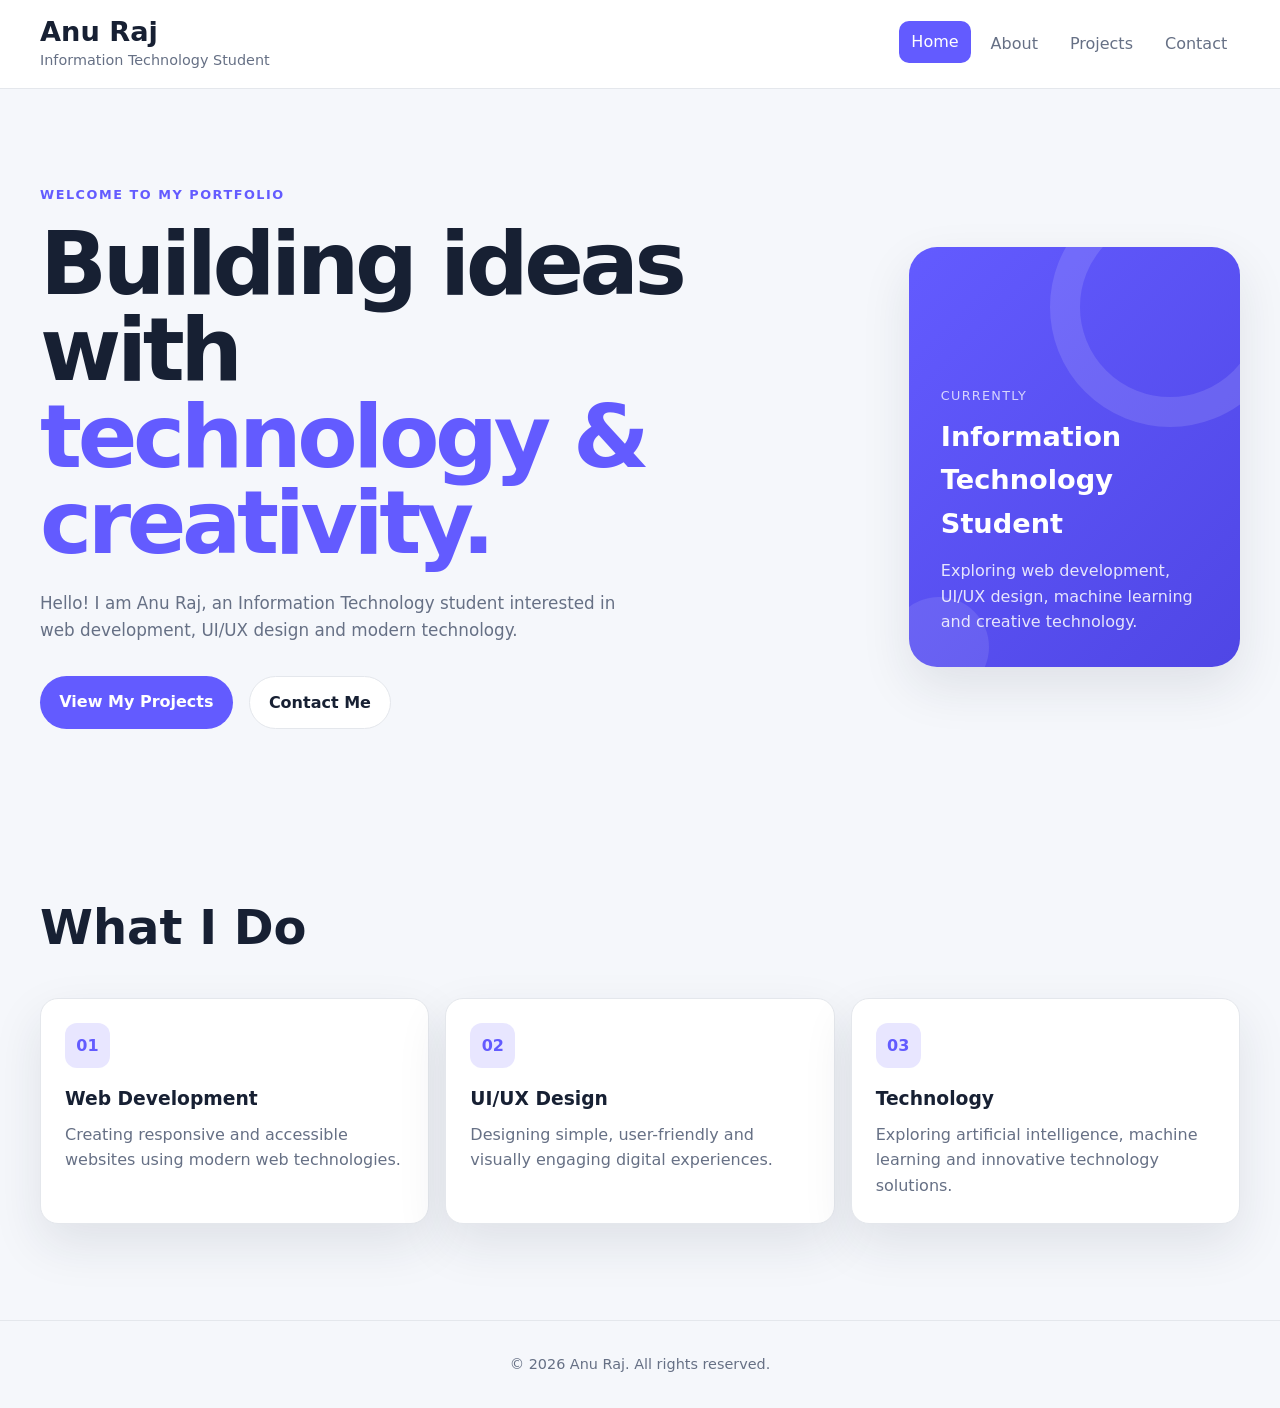
<file: index.html>
<!DOCTYPE html>
<html lang="en">

<head>
    <meta charset="UTF-8">

    <meta name="viewport" content="width=device-width, initial-scale=1.0">

    <meta name="description"
        content="Anu Raj's personal portfolio website showcasing skills, projects and contact information.">

    <meta name="author" content="Anu Raj">

    <meta name="robots" content="index, follow">

    <title>Anu Raj | Personal Portfolio</title>

    <link rel="stylesheet" href="style.css">
</head>

<body>

    <a class="skip-link" href="#main-content">
        Skip to main content
    </a>

    <header class="site-header">

        <div class="header-content">

            <div class="intro">
                <h1>Anu Raj</h1>
                <p>Information Technology Student</p>
            </div>

            <nav aria-label="Main navigation">
                <ul>
                    <li>
                        <a href="index.html" aria-current="page">Home</a>
                    </li>

                    <li>
                        <a href="about.html">About</a>
                    </li>

                    <li>
                        <a href="projects.html">Projects</a>
                    </li>

                    <li>
                        <a href="contact.html">Contact</a>
                    </li>
                </ul>
            </nav>

        </div>

    </header>


    <main id="main-content">

        <section class="hero" aria-labelledby="welcome-heading">

            <div class="hero-content">

                <p class="eyebrow">
                    Welcome to my portfolio
                </p>

                <h2 id="welcome-heading">
                    Building ideas with
                    <span>technology & creativity.</span>
                </h2>

                <p class="hero-description">
                    Hello! I am Anu Raj, an Information Technology student
                    interested in web development, UI/UX design and modern
                    technology.
                </p>

                <div class="hero-buttons">

                    <a class="button primary-button" href="projects.html">
                        View My Projects
                    </a>

                    <a class="button secondary-button" href="contact.html">
                        Contact Me
                    </a>

                </div>

            </div>

            <div class="hero-card">

                <div class="card-content">

                    <p class="card-label">Currently</p>

                    <h3>Information Technology Student</h3>

                    <p>
                        Exploring web development, UI/UX design,
                        machine learning and creative technology.
                    </p>

                </div>

            </div>

        </section>


        <section class="features" aria-labelledby="features-heading">

            <h2 id="features-heading">
                What I Do
            </h2>

            <div class="feature-grid">

                <article class="feature-card">
                    <div class="feature-icon">01</div>

                    <h3>Web Development</h3>

                    <p>
                        Creating responsive and accessible websites
                        using modern web technologies.
                    </p>
                </article>


                <article class="feature-card">
                    <div class="feature-icon">02</div>

                    <h3>UI/UX Design</h3>

                    <p>
                        Designing simple, user-friendly and visually
                        engaging digital experiences.
                    </p>
                </article>


                <article class="feature-card">
                    <div class="feature-icon">03</div>

                    <h3>Technology</h3>

                    <p>
                        Exploring artificial intelligence, machine learning
                        and innovative technology solutions.
                    </p>
                </article>

            </div>

        </section>

    </main>


    <footer class="site-footer">

        <p>
            &copy; 2026 Anu Raj. All rights reserved.
        </p>

    </footer>

</body>

</html>
</file>
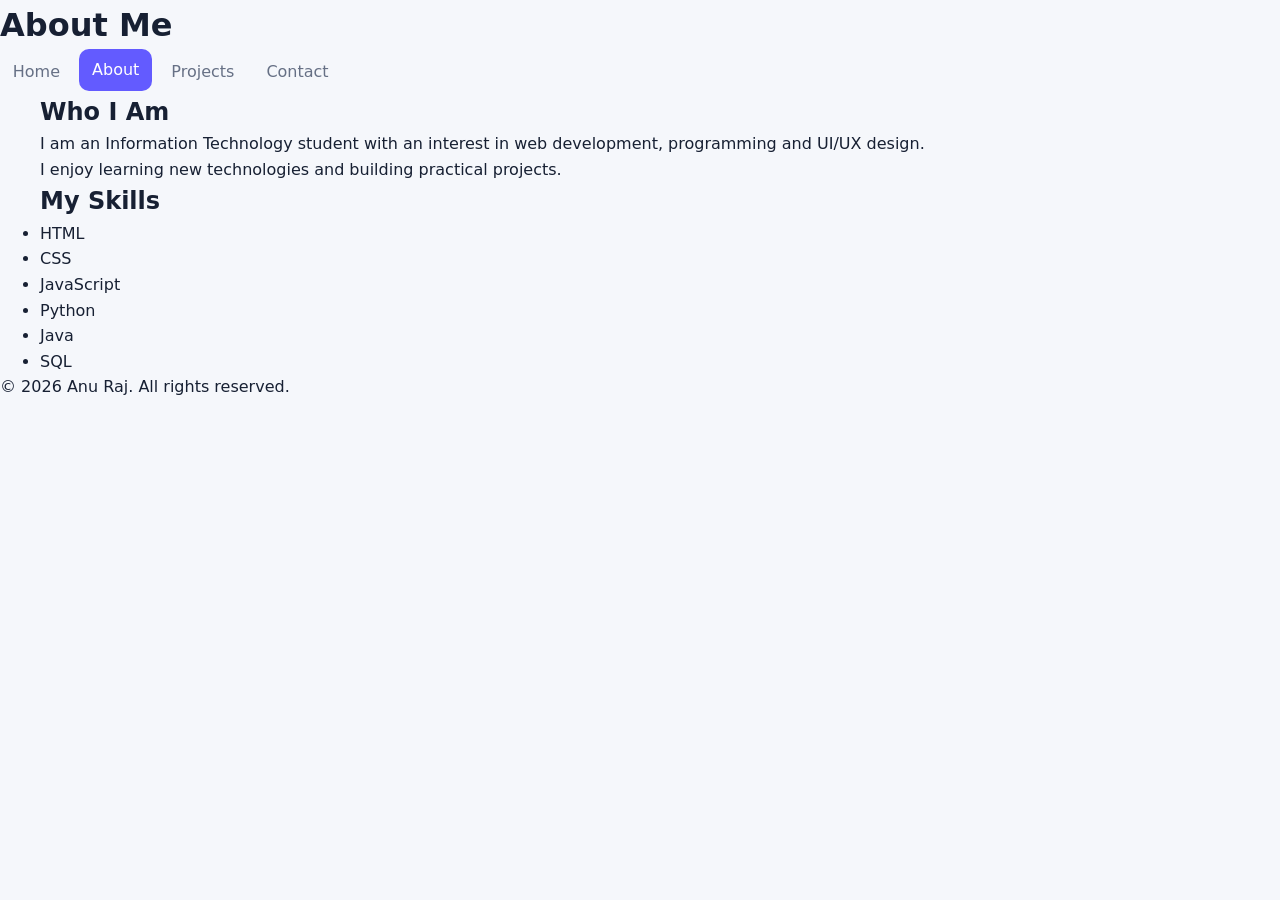
<file: about.html>
<!DOCTYPE html>
<html lang="en">

<head>
    <meta charset="UTF-8">

    <meta name="viewport" content="width=device-width, initial-scale=1.0">

    <meta name="description"
        content="Learn more about Anu Raj, an Information Technology student and developer.">

    <meta name="author" content="Anu Raj">

    <meta name="robots" content="index, follow">

    <title>About | Anu Raj</title>

    <link rel="stylesheet" href="style.css">
</head>

<body>

    <a class="skip-link" href="#main-content">
        Skip to main content
    </a>

    <header>

        <h1>About Me</h1>

        <nav aria-label="Main navigation">
            <ul>
                <li><a href="index.html">Home</a></li>
                <li><a href="about.html" aria-current="page">About</a></li>
                <li><a href="projects.html">Projects</a></li>
                <li><a href="contact.html">Contact</a></li>
            </ul>
        </nav>

    </header>

    <main id="main-content">

        <section aria-labelledby="about-heading">

            <h2 id="about-heading">Who I Am</h2>

            <p>
                I am an Information Technology student with an interest
                in web development, programming and UI/UX design.
            </p>

            <p>
                I enjoy learning new technologies and building practical
                projects.
            </p>

        </section>

        <section aria-labelledby="skills-heading">

            <h2 id="skills-heading">My Skills</h2>

            <ul>
                <li>HTML</li>
                <li>CSS</li>
                <li>JavaScript</li>
                <li>Python</li>
                <li>Java</li>
                <li>SQL</li>
            </ul>

        </section>

    </main>

    <footer>
        <p>
            &copy; 2026 Anu Raj. All rights reserved.
        </p>
    </footer>

</body>

</html>
</file>
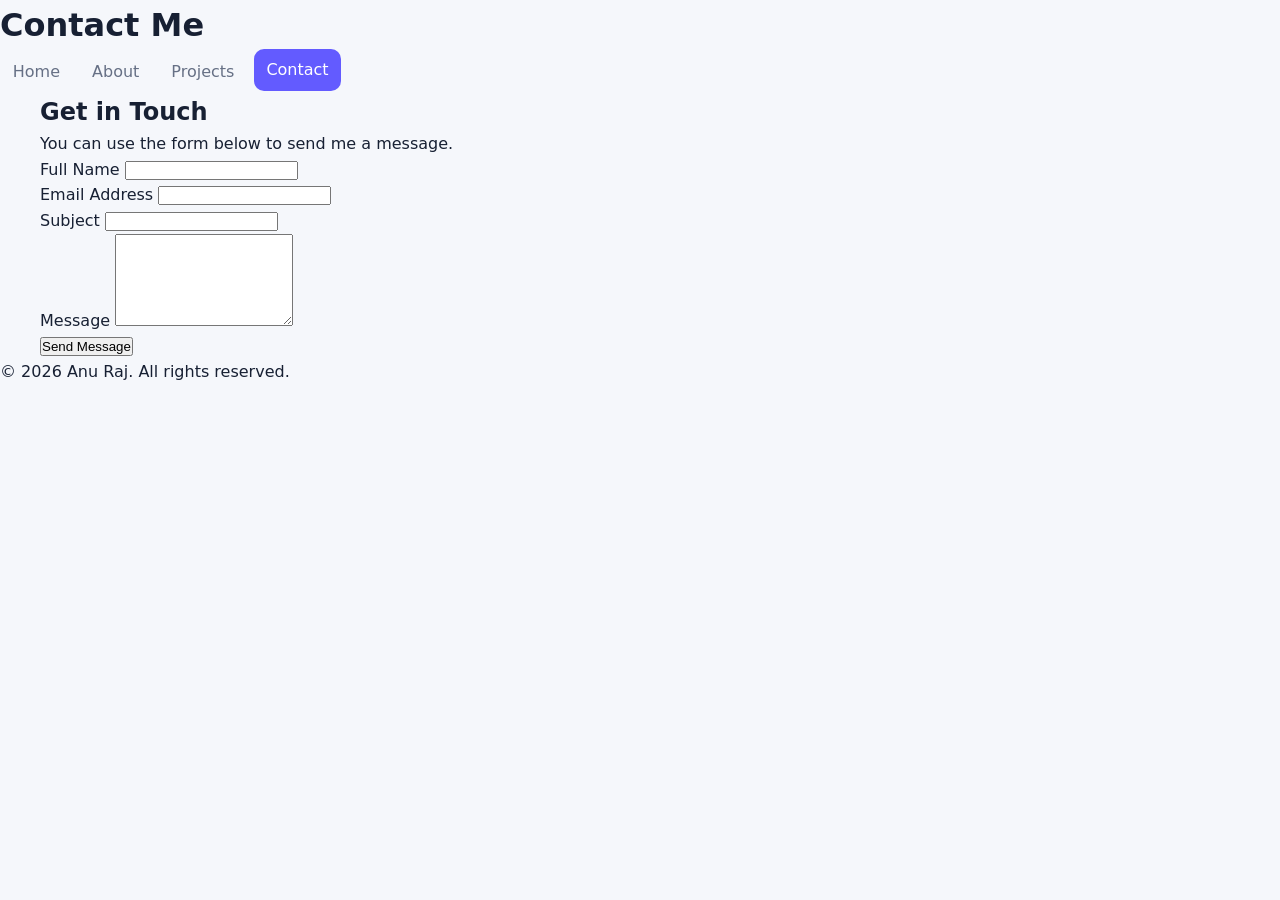
<file: contact.html>
<!DOCTYPE html>
<html lang="en">

<head>
    <meta charset="UTF-8">

    <meta name="viewport" content="width=device-width, initial-scale=1.0">

    <meta name="description"
        content="Contact Anu Raj through the accessible portfolio contact form.">

    <meta name="author" content="Anu Raj">

    <meta name="robots" content="index, follow">

    <title>Contact | Anu Raj</title>

    <link rel="stylesheet" href="style.css">
</head>

<body>

    <a class="skip-link" href="#main-content">
        Skip to main content
    </a>

    <header>

        <h1>Contact Me</h1>

        <nav aria-label="Main navigation">
            <ul>
                <li><a href="index.html">Home</a></li>
                <li><a href="about.html">About</a></li>
                <li><a href="projects.html">Projects</a></li>
                <li><a href="contact.html" aria-current="page">Contact</a></li>
            </ul>
        </nav>

    </header>

    <main id="main-content">

        <section aria-labelledby="contact-heading">

            <h2 id="contact-heading">Get in Touch</h2>

            <p>
                You can use the form below to send me a message.
            </p>

            <form action="#" method="post">

                <div class="form-group">

                    <label for="name">
                        Full Name
                    </label>

                    <input
                        type="text"
                        id="name"
                        name="name"
                        autocomplete="name"
                        required
                        aria-required="true">

                </div>

                <div class="form-group">

                    <label for="email">
                        Email Address
                    </label>

                    <input
                        type="email"
                        id="email"
                        name="email"
                        autocomplete="email"
                        required
                        aria-required="true">

                </div>

                <div class="form-group">

                    <label for="subject">
                        Subject
                    </label>

                    <input
                        type="text"
                        id="subject"
                        name="subject"
                        required
                        aria-required="true">

                </div>

                <div class="form-group">

                    <label for="message">
                        Message
                    </label>

                    <textarea
                        id="message"
                        name="message"
                        rows="6"
                        required
                        aria-required="true"></textarea>

                </div>

                <button type="submit">
                    Send Message
                </button>

            </form>

        </section>

    </main>

    <footer>
        <p>
            &copy; 2026 Anu Raj. All rights reserved.
        </p>
    </footer>

</body>

</html>
</file>
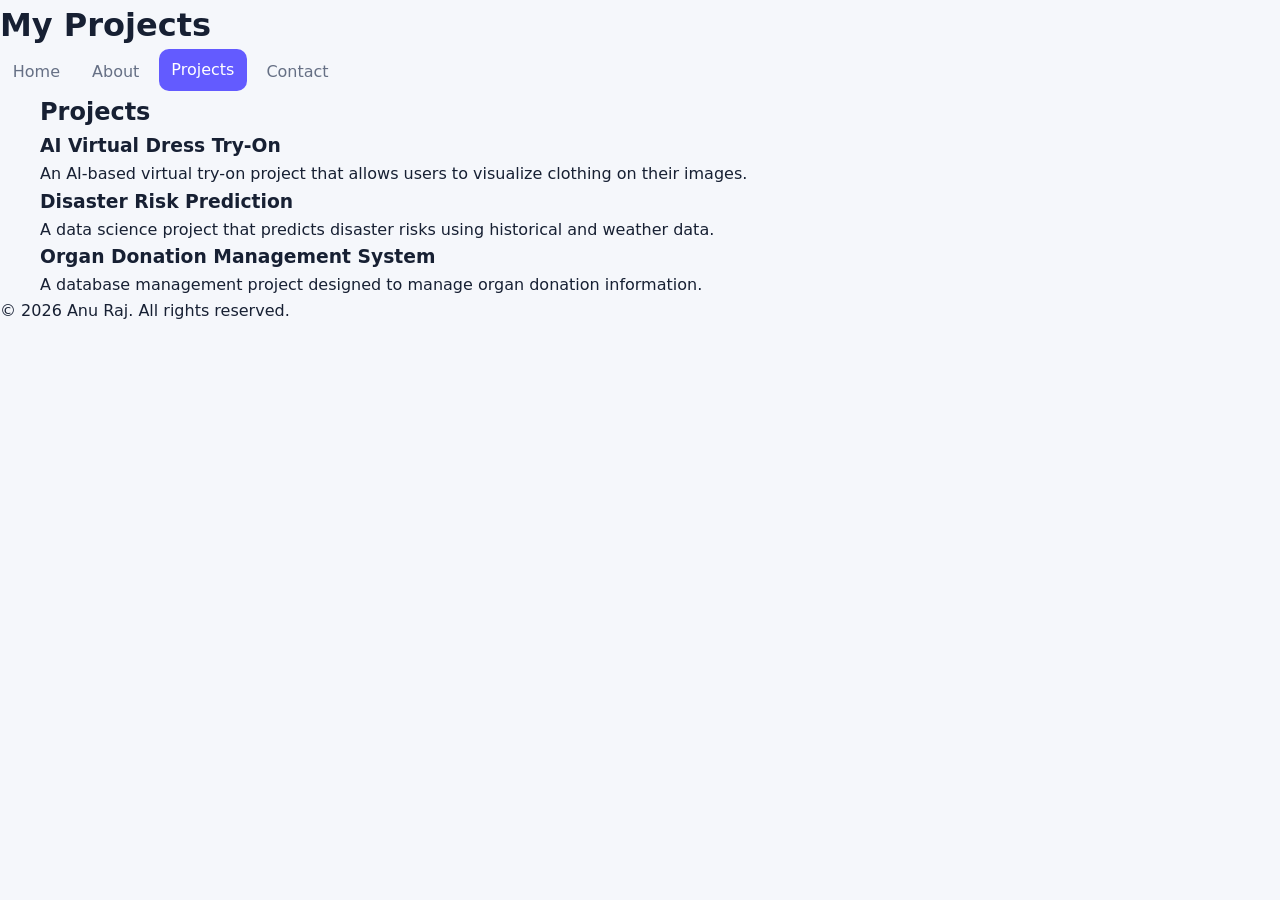
<file: projects.html>
<!DOCTYPE html>
<html lang="en">

<head>
    <meta charset="UTF-8">

    <meta name="viewport" content="width=device-width, initial-scale=1.0">

    <meta name="description"
        content="View Anu Raj's academic and personal technology projects.">

    <meta name="author" content="Anu Raj">

    <meta name="robots" content="index, follow">

    <title>Projects | Anu Raj</title>

    <link rel="stylesheet" href="style.css">
</head>

<body>

    <a class="skip-link" href="#main-content">
        Skip to main content
    </a>

    <header>

        <h1>My Projects</h1>

        <nav aria-label="Main navigation">
            <ul>
                <li><a href="index.html">Home</a></li>
                <li><a href="about.html">About</a></li>
                <li><a href="projects.html" aria-current="page">Projects</a></li>
                <li><a href="contact.html">Contact</a></li>
            </ul>
        </nav>

    </header>

    <main id="main-content">

        <section aria-labelledby="projects-heading">

            <h2 id="projects-heading">Projects</h2>

            <article>

                <h3>AI Virtual Dress Try-On</h3>

                <p>
                    An AI-based virtual try-on project that allows users
                    to visualize clothing on their images.
                </p>

            </article>

            <article>

                <h3>Disaster Risk Prediction</h3>

                <p>
                    A data science project that predicts disaster risks
                    using historical and weather data.
                </p>

            </article>

            <article>

                <h3>Organ Donation Management System</h3>

                <p>
                    A database management project designed to manage
                    organ donation information.
                </p>

            </article>

        </section>

    </main>

    <footer>
        <p>
            &copy; 2026 Anu Raj. All rights reserved.
        </p>
    </footer>

</body>

</html>
</file>
<file: style.css>
/* =========================================
   CSS VARIABLES
   ========================================= */

:root {
    --bg-color: #f5f7fb;
    --surface-color: #ffffff;
    --text-color: #172033;
    --muted-color: #667085;
    --primary-color: #635bff;
    --primary-dark: #4f46e5;
    --border-color: #e4e7ec;
    --shadow: 0 20px 50px rgba(31, 41, 55, 0.10);

    --max-width: 1200px;

    --radius-small: 10px;
    --radius-medium: 18px;
    --radius-large: 28px;

    --transition: 0.3s ease;
}


/* =========================================
   DARK MODE
   ========================================= */

@media (prefers-color-scheme: dark) {

    :root {
        --bg-color: #0d1117;
        --surface-color: #161b22;
        --text-color: #f5f7fa;
        --muted-color: #a8b0bd;
        --primary-color: #8b7cff;
        --primary-dark: #7667ff;
        --border-color: #30363d;
        --shadow: 0 20px 50px rgba(0, 0, 0, 0.30);
    }

}


/* =========================================
   RESET
   ========================================= */

* {
    margin: 0;
    padding: 0;
    box-sizing: border-box;
}


html {
    scroll-behavior: smooth;
}


body {
    min-height: 100vh;

    font-family:
        Inter,
        system-ui,
        -apple-system,
        BlinkMacSystemFont,
        "Segoe UI",
        sans-serif;

    line-height: 1.6;

    background: var(--bg-color);
    color: var(--text-color);

    transition:
        background-color var(--transition),
        color var(--transition);
}


img {
    max-width: 100%;
    display: block;
}


a {
    color: inherit;
}


/* =========================================
   ACCESSIBILITY
   ========================================= */

.skip-link {
    position: absolute;

    top: -100px;
    left: 1rem;

    padding: 0.75rem 1rem;

    background: var(--primary-color);
    color: white;

    text-decoration: none;

    border-radius: var(--radius-small);

    z-index: 1000;
}


.skip-link:focus {
    top: 1rem;
}


/* =========================================
   HEADER
   ========================================= */

.site-header {
    border-bottom: 1px solid var(--border-color);

    background: color-mix(
        in srgb,
        var(--surface-color) 92%,
        transparent
    );

    position: sticky;
    top: 0;

    z-index: 100;

    backdrop-filter: blur(12px);
}


.header-content {
    width: min(
        100% - 2rem,
        var(--max-width)
    );

    margin-inline: auto;

    padding: 1rem 0;

    display: flex;
    flex-direction: column;

    gap: 1rem;
}


.intro h1 {
    font-size: 1.7rem;
    line-height: 1.2;
}


.intro p {
    color: var(--muted-color);
    font-size: 0.9rem;
}


/* =========================================
   NAVIGATION
   ========================================= */

nav ul {
    list-style: none;

    display: flex;

    flex-wrap: wrap;

    gap: 0.4rem;
}


nav a {
    display: block;

    padding: 0.5rem 0.8rem;

    border-radius: var(--radius-small);

    text-decoration: none;

    color: var(--muted-color);

    transition:
        background-color var(--transition),
        color var(--transition),
        transform var(--transition);
}


nav a:hover,
nav a:focus-visible,
nav a[aria-current="page"] {
    background: var(--primary-color);
    color: white;

    transform: translateY(-2px);
}


/* =========================================
   MAIN
   ========================================= */

main {
    width: min(
        100% - 2rem,
        var(--max-width)
    );

    margin-inline: auto;
}


/* =========================================
   HERO
   ========================================= */

.hero {
    min-height: 75vh;

    padding: 4rem 0;

    display: grid;

    gap: 2rem;

    align-items: center;
}


.hero-content {
    max-width: 700px;
}


.eyebrow {
    color: var(--primary-color);

    font-weight: 700;

    text-transform: uppercase;

    letter-spacing: 0.12em;

    font-size: 0.8rem;

    margin-bottom: 1rem;
}


.hero h2 {
    font-size: clamp(
        2.5rem,
        8vw,
        5.5rem
    );

    line-height: 0.98;

    letter-spacing: -0.05em;

    margin-bottom: 1.5rem;
}


.hero h2 span {
    display: block;

    color: var(--primary-color);
}


.hero-description {
    max-width: 600px;

    color: var(--muted-color);

    font-size: 1.05rem;

    margin-bottom: 2rem;
}


/* =========================================
   BUTTONS
   ========================================= */

.hero-buttons {
    display: flex;

    flex-wrap: wrap;

    gap: 1rem;
}


.button {
    display: inline-block;

    padding: 0.8rem 1.2rem;

    border-radius: 999px;

    text-decoration: none;

    font-weight: 700;

    transition:
        transform var(--transition),
        box-shadow var(--transition),
        background-color var(--transition);
}


.button:hover,
.button:focus-visible {
    transform: translateY(-3px);

    box-shadow: 0 10px 25px rgba(0, 0, 0, 0.15);
}


.primary-button {
    background: var(--primary-color);
    color: white;
}


.primary-button:hover {
    background: var(--primary-dark);
}


.secondary-button {
    border: 1px solid var(--border-color);

    background: var(--surface-color);

    color: var(--text-color);
}


/* =========================================
   HERO CARD
   ========================================= */

.hero-card {
    min-height: 280px;

    border-radius: var(--radius-large);

    padding: 2rem;

    background:
        linear-gradient(
            135deg,
            var(--primary-color),
            var(--primary-dark)
        );

    color: white;

    display: flex;

    align-items: flex-end;

    box-shadow: var(--shadow);

    position: relative;

    overflow: hidden;
}


.hero-card::before {
    content: "";

    width: 180px;
    height: 180px;

    border-radius: 50%;

    border: 30px solid rgba(255, 255, 255, 0.12);

    position: absolute;

    top: -60px;
    right: -50px;
}


.hero-card::after {
    content: "";

    width: 100px;
    height: 100px;

    border-radius: 50%;

    background: rgba(255, 255, 255, 0.10);

    position: absolute;

    bottom: -30px;
    left: -20px;
}


.card-content {
    position: relative;

    z-index: 1;
}


.card-label {
    opacity: 0.75;

    font-size: 0.8rem;

    text-transform: uppercase;

    letter-spacing: 0.1em;

    margin-bottom: 0.5rem;
}


.hero-card h3 {
    font-size: 1.7rem;

    margin-bottom: 0.8rem;
}


.hero-card p:last-child {
    opacity: 0.85;
}


/* =========================================
   FEATURES
   ========================================= */

.features {
    padding: 4rem 0 6rem;
}


.features > h2 {
    font-size: clamp(2rem, 5vw, 3rem);

    margin-bottom: 2rem;
}


.feature-grid {
    display: grid;

    gap: 1rem;
}


.feature-card {
    background: var(--surface-color);

    border: 1px solid var(--border-color);

    border-radius: var(--radius-medium);

    padding: 1.5rem;

    box-shadow: var(--shadow);

    transition:
        transform var(--transition),
        border-color var(--transition);
}


.feature-card:hover {
    transform: translateY(-8px);

    border-color: var(--primary-color);
}


.feature-icon {
    width: 45px;
    height: 45px;

    display: grid;

    place-items: center;

    border-radius: 12px;

    background: color-mix(
        in srgb,
        var(--primary-color) 15%,
        transparent
    );

    color: var(--primary-color);

    font-weight: 800;

    margin-bottom: 1rem;
}


.feature-card h3 {
    margin-bottom: 0.5rem;
}


.feature-card p {
    color: var(--muted-color);
}


/* =========================================
   FOOTER
   ========================================= */

.site-footer {
    border-top: 1px solid var(--border-color);

    padding: 2rem 1rem;

    text-align: center;

    color: var(--muted-color);

    font-size: 0.9rem;
}


/* =========================================
   TABLET
   ========================================= */

@media (min-width: 600px) {

    .header-content {
        flex-direction: row;

        justify-content: space-between;

        align-items: center;
    }


    .feature-grid {
        grid-template-columns: repeat(2, 1fr);
    }

}


/* =========================================
   DESKTOP
   ========================================= */

@media (min-width: 900px) {

    .hero {
        grid-template-columns:
            minmax(0, 1.4fr)
            minmax(300px, 0.6fr);

        gap: 4rem;

        padding: 6rem 0;
    }


    .feature-grid {
        grid-template-columns:
            repeat(3, 1fr);
    }


    .hero-card {
        min-height: 420px;
    }

}


/* =========================================
   LARGE DESKTOP
   ========================================= */

@media (min-width: 1200px) {

    .hero {
        gap: 6rem;
    }

}


/* =========================================
   REDUCED MOTION
   ========================================= */

@media (prefers-reduced-motion: reduce) {

    html {
        scroll-behavior: auto;
    }

    *,
    *::before,
    *::after {
        transition: none !important;
        animation: none !important;
    }

}
</file>
